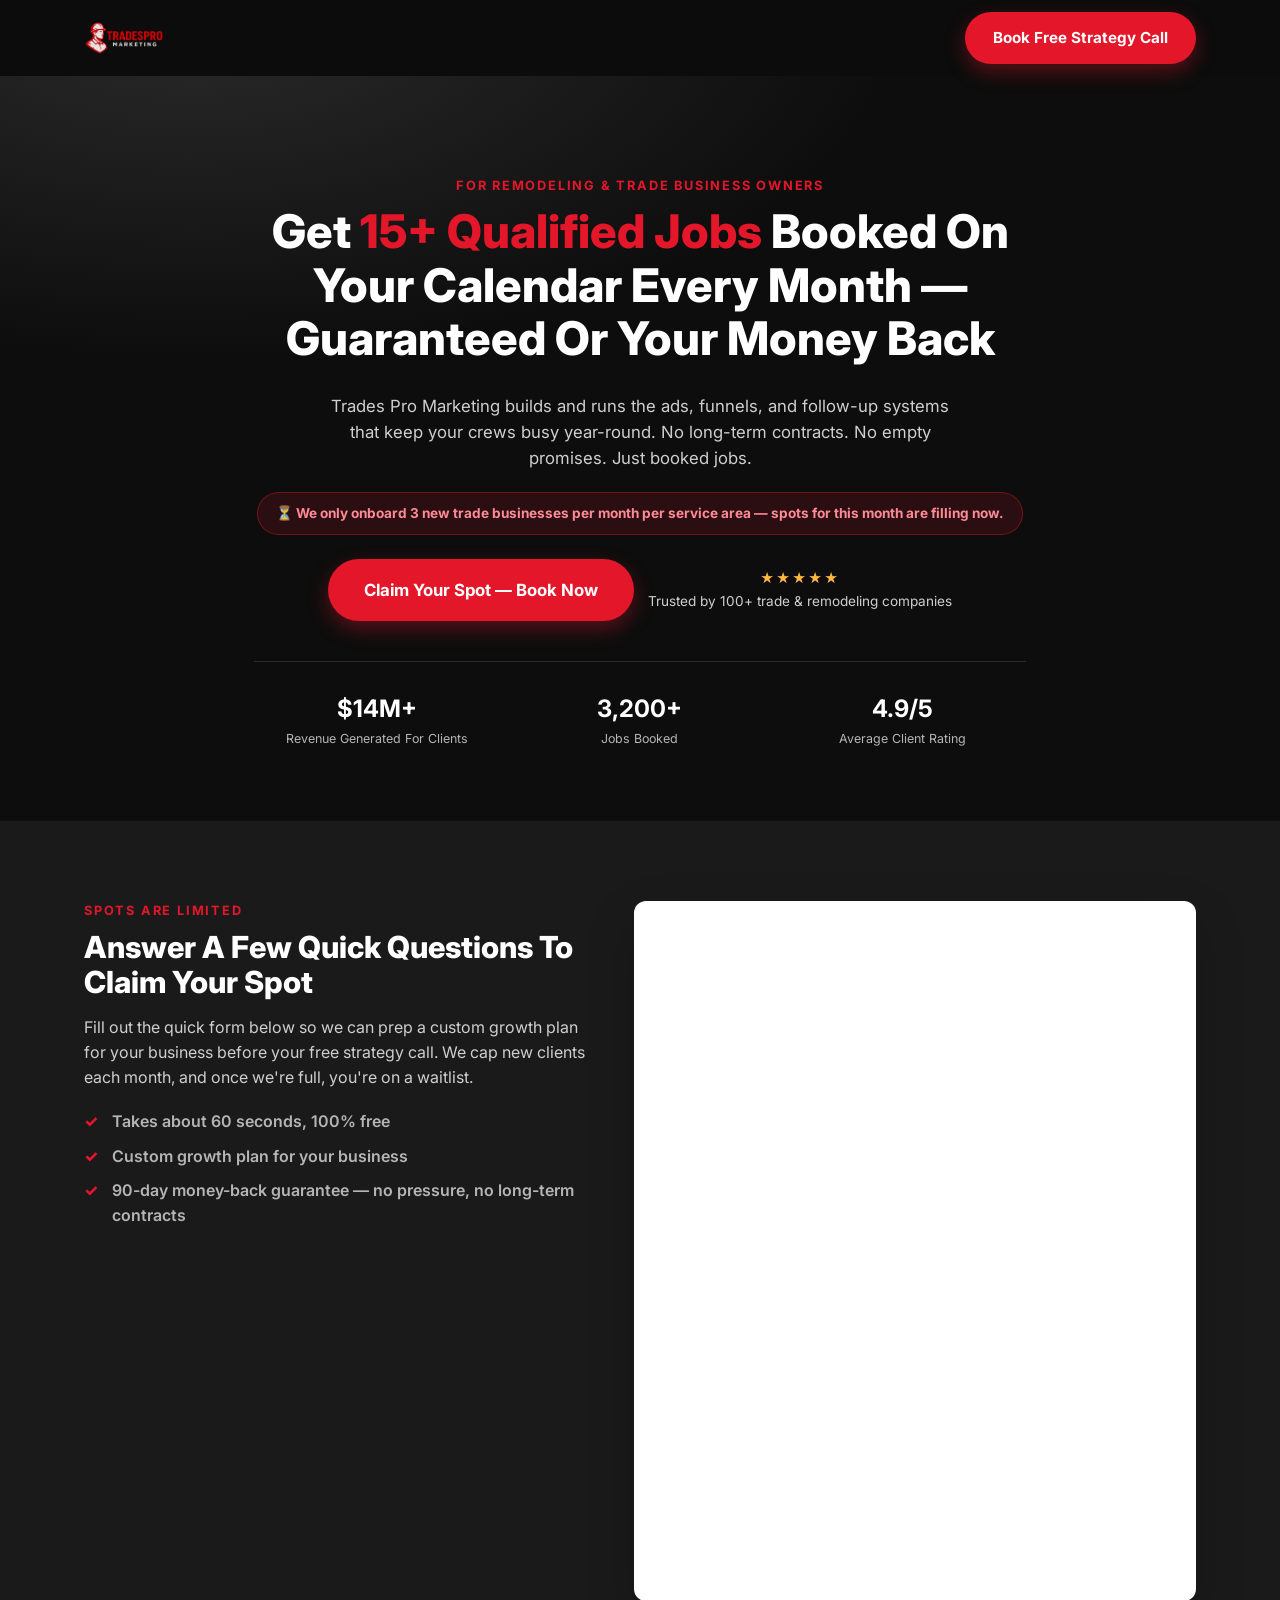
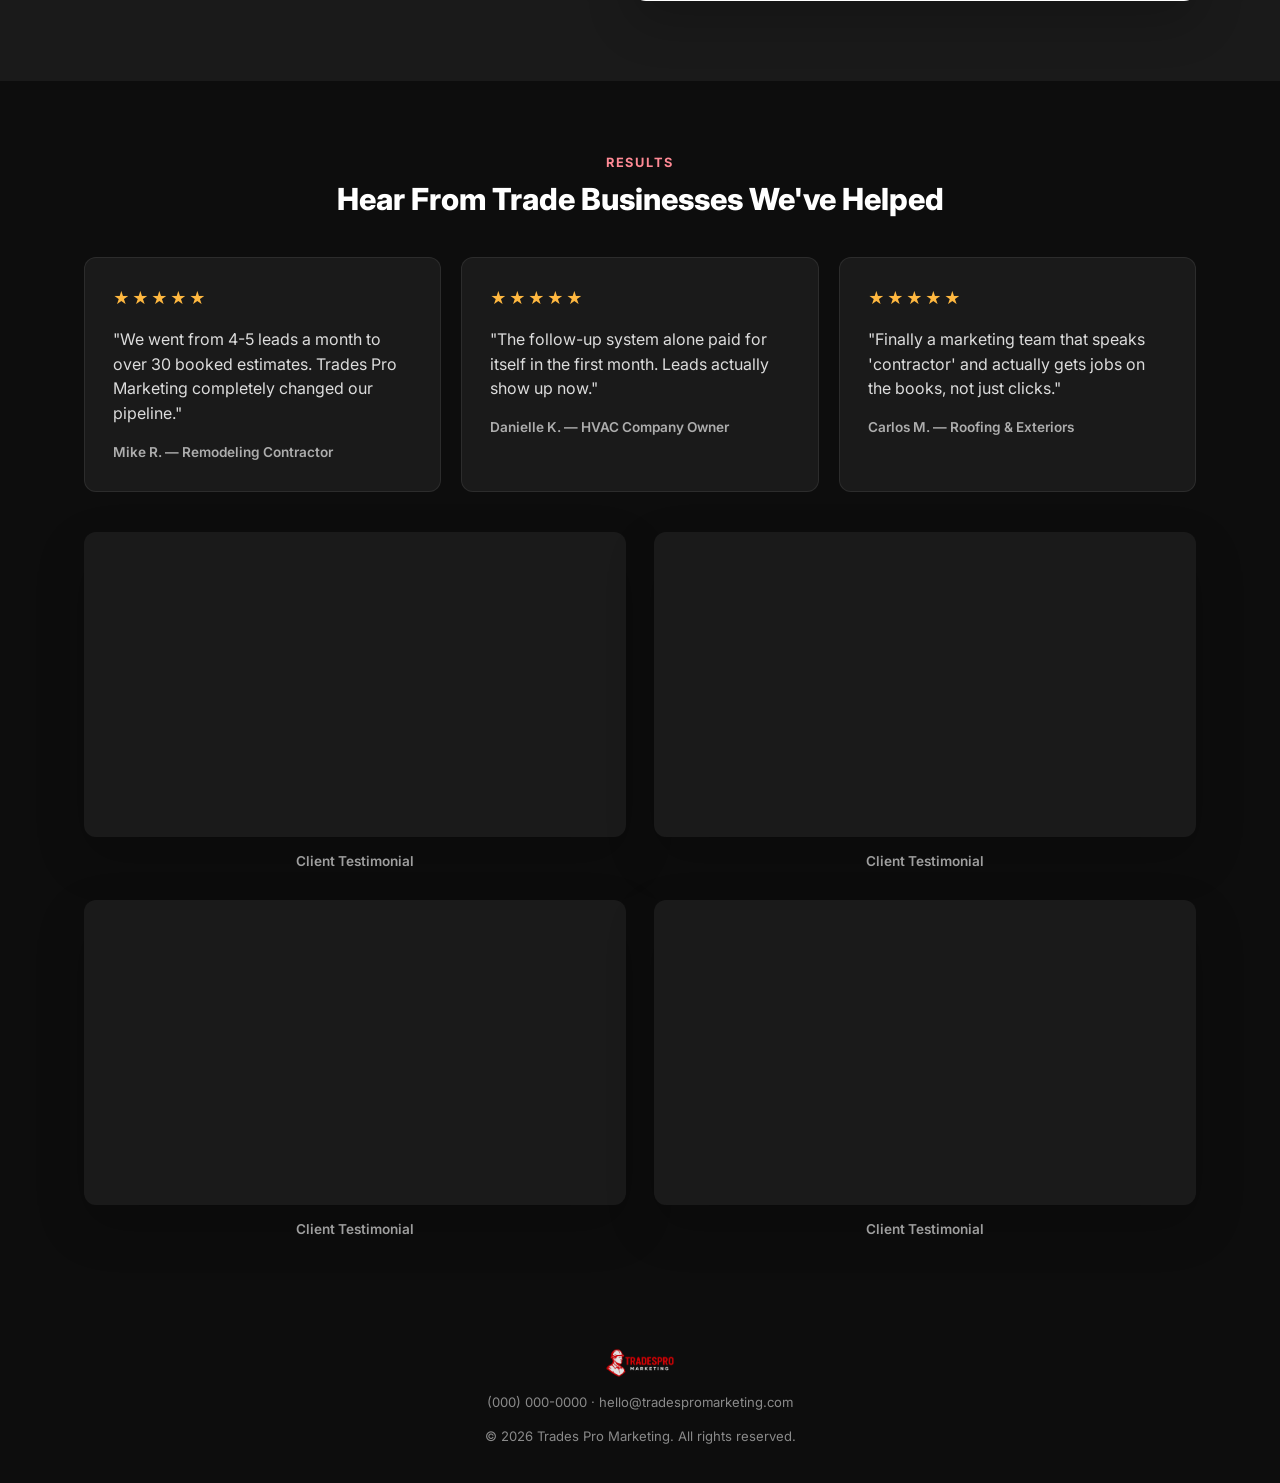
<file: index.html>
<!doctype html>
<html lang="en">
<head>
<meta charset="UTF-8">
<meta name="viewport" content="width=device-width, initial-scale=1.0">
<title>Trades Pro Marketing | Get More Booked Jobs For Your Trade Business</title>
<meta name="description" content="Trades Pro Marketing helps remodeling, HVAC, roofing, plumbing and electrical companies book more qualified jobs every month. Book your free strategy call today.">
<link rel="icon" href="assets/img/logo.png">
<link rel="preconnect" href="https://fonts.googleapis.com">
<link href="https://fonts.googleapis.com/css2?family=Inter:wght@400;500;600;700;800&display=swap" rel="stylesheet">
<link rel="stylesheet" href="css/styles.css">
</head>
<body>

<!-- ============ HEADER ============ -->
<header class="site-header" id="siteHeader">
  <div class="container header-inner">
    <a href="#top" class="brand">
      <img src="assets/img/logo-white.png" alt="Trades Pro Marketing" class="brand-logo" id="brandLogo">
    </a>
    <a href="#survey" class="btn btn-primary btn-header">Book Free Strategy Call</a>
  </div>
</header>

<!-- ============ HERO / OFFER ============ -->
<section class="hero" id="top">
  <div class="container hero-inner">
    <p class="eyebrow">FOR REMODELING &amp; TRADE BUSINESS OWNERS</p>
    <h1>Get <span class="accent">15+ Qualified Jobs</span> Booked On Your Calendar Every Month — Guaranteed Or Your Money Back</h1>
    <p class="hero-sub">Trades Pro Marketing builds and runs the ads, funnels, and follow-up systems that keep your crews busy year-round. No long-term contracts. No empty promises. Just booked jobs.</p>
    <div class="urgency-flag">⏳ We only onboard 3 new trade businesses per month per service area — spots for this month are filling now.</div>
    <div class="hero-cta-row">
      <a href="#survey" class="btn btn-primary btn-lg">Claim Your Spot — Book Now</a>
      <div class="hero-cta-note">
        <span class="stars">★★★★★</span>
        <span>Trusted by 100+ trade &amp; remodeling companies</span>
      </div>
    </div>
    <div class="hero-trust">
      <div class="trust-stat"><strong>$14M+</strong><span>Revenue Generated For Clients</span></div>
      <div class="trust-stat"><strong>3,200+</strong><span>Jobs Booked</span></div>
      <div class="trust-stat"><strong>4.9/5</strong><span>Average Client Rating</span></div>
    </div>
  </div>
</section>

<!-- ============ SURVEY ============ -->
<section class="booking" id="survey">
  <div class="container booking-inner">
    <div class="booking-copy">
      <p class="eyebrow">SPOTS ARE LIMITED</p>
      <h2>Answer A Few Quick Questions To Claim Your Spot</h2>
      <p>Fill out the quick form below so we can prep a custom growth plan for your business before your free strategy call. We cap new clients each month, and once we're full, you're on a waitlist.</p>
      <ul class="booking-list">
        <li>Takes about 60 seconds, 100% free</li>
        <li>Custom growth plan for your business</li>
        <li>90-day money-back guarantee — no pressure, no long-term contracts</li>
      </ul>
    </div>
    <div class="booking-widget">
      <iframe
        src="https://api.leadconnectorhq.com/widget/survey/tun1SD6PHfLc4ovBnPAc"
        style="border:none;width:100%;height:100%;min-height:700px;"
        scrolling="no"
        id="tun1SD6PHfLc4ovBnPAc"
        title="survey"></iframe>
    </div>
  </div>
</section>

<!-- ============ TESTIMONIALS ============ -->
<section class="video-testimonials" id="testimonials">
  <div class="container">
    <p class="eyebrow center light">RESULTS</p>
    <h2 class="center light">Hear From Trade Businesses We've Helped</h2>
    <div class="results-grid">
      <div class="testimonial-card">
        <p class="stars">★★★★★</p>
        <p class="testimonial-quote">"We went from 4-5 leads a month to over 30 booked estimates. Trades Pro Marketing completely changed our pipeline."</p>
        <p class="testimonial-name">Mike R. — Remodeling Contractor</p>
      </div>
      <div class="testimonial-card">
        <p class="stars">★★★★★</p>
        <p class="testimonial-quote">"The follow-up system alone paid for itself in the first month. Leads actually show up now."</p>
        <p class="testimonial-name">Danielle K. — HVAC Company Owner</p>
      </div>
      <div class="testimonial-card">
        <p class="stars">★★★★★</p>
        <p class="testimonial-quote">"Finally a marketing team that speaks 'contractor' and actually gets jobs on the books, not just clicks."</p>
        <p class="testimonial-name">Carlos M. — Roofing &amp; Exteriors</p>
      </div>
    </div>
    <div class="video-testimonials-grid">
      <div class="video-testimonial-card">
        <div class="video-embed">
          <iframe src="https://www.loom.com/embed/7b9d0e62877049aaaf5a6430869d6ccc" allow="autoplay; fullscreen" allowfullscreen title="Client testimonial 1"></iframe>
        </div>
        <p class="testimonial-name">Client Testimonial</p>
      </div>
      <div class="video-testimonial-card">
        <div class="video-embed">
          <iframe src="https://www.loom.com/embed/924ecc79d4954b419c20185c8637b22e" allow="autoplay; fullscreen" allowfullscreen title="Client testimonial 2"></iframe>
        </div>
        <p class="testimonial-name">Client Testimonial</p>
      </div>
      <div class="video-testimonial-card">
        <div class="video-embed">
          <iframe src="https://www.loom.com/embed/4227c7f406a943a18d7a30c136002946" allow="autoplay; fullscreen" allowfullscreen title="Client testimonial 3"></iframe>
        </div>
        <p class="testimonial-name">Client Testimonial</p>
      </div>
      <div class="video-testimonial-card">
        <div class="video-embed">
          <iframe src="https://www.loom.com/embed/76eda96cc26a411a8e358219e3bd89df" allow="autoplay; fullscreen" allowfullscreen title="Client testimonial 4"></iframe>
        </div>
        <p class="testimonial-name">Client Testimonial</p>
      </div>
    </div>
  </div>
</section>

<!-- ============ SIMPLE FOOTER ============ -->
<footer class="site-footer ty-footer">
  <div class="container ty-footer-inner">
    <img src="assets/img/logo-white.png" alt="Trades Pro Marketing" class="brand-logo">
    <p>
      <a href="tel:+10000000000">(000) 000-0000</a> &middot;
      <a href="mailto:hello@tradespromarketing.com">hello@tradespromarketing.com</a>
    </p>
    <p>&copy; <span id="year"></span> Trades Pro Marketing. All rights reserved.</p>
  </div>
</footer>

<a href="#survey" class="sticky-cta">Book Free Strategy Call</a>

<script src="https://link.msgsndr.com/js/form_embed.js"></script>
<script src="js/main.js"></script>
</body>
</html>
</file>
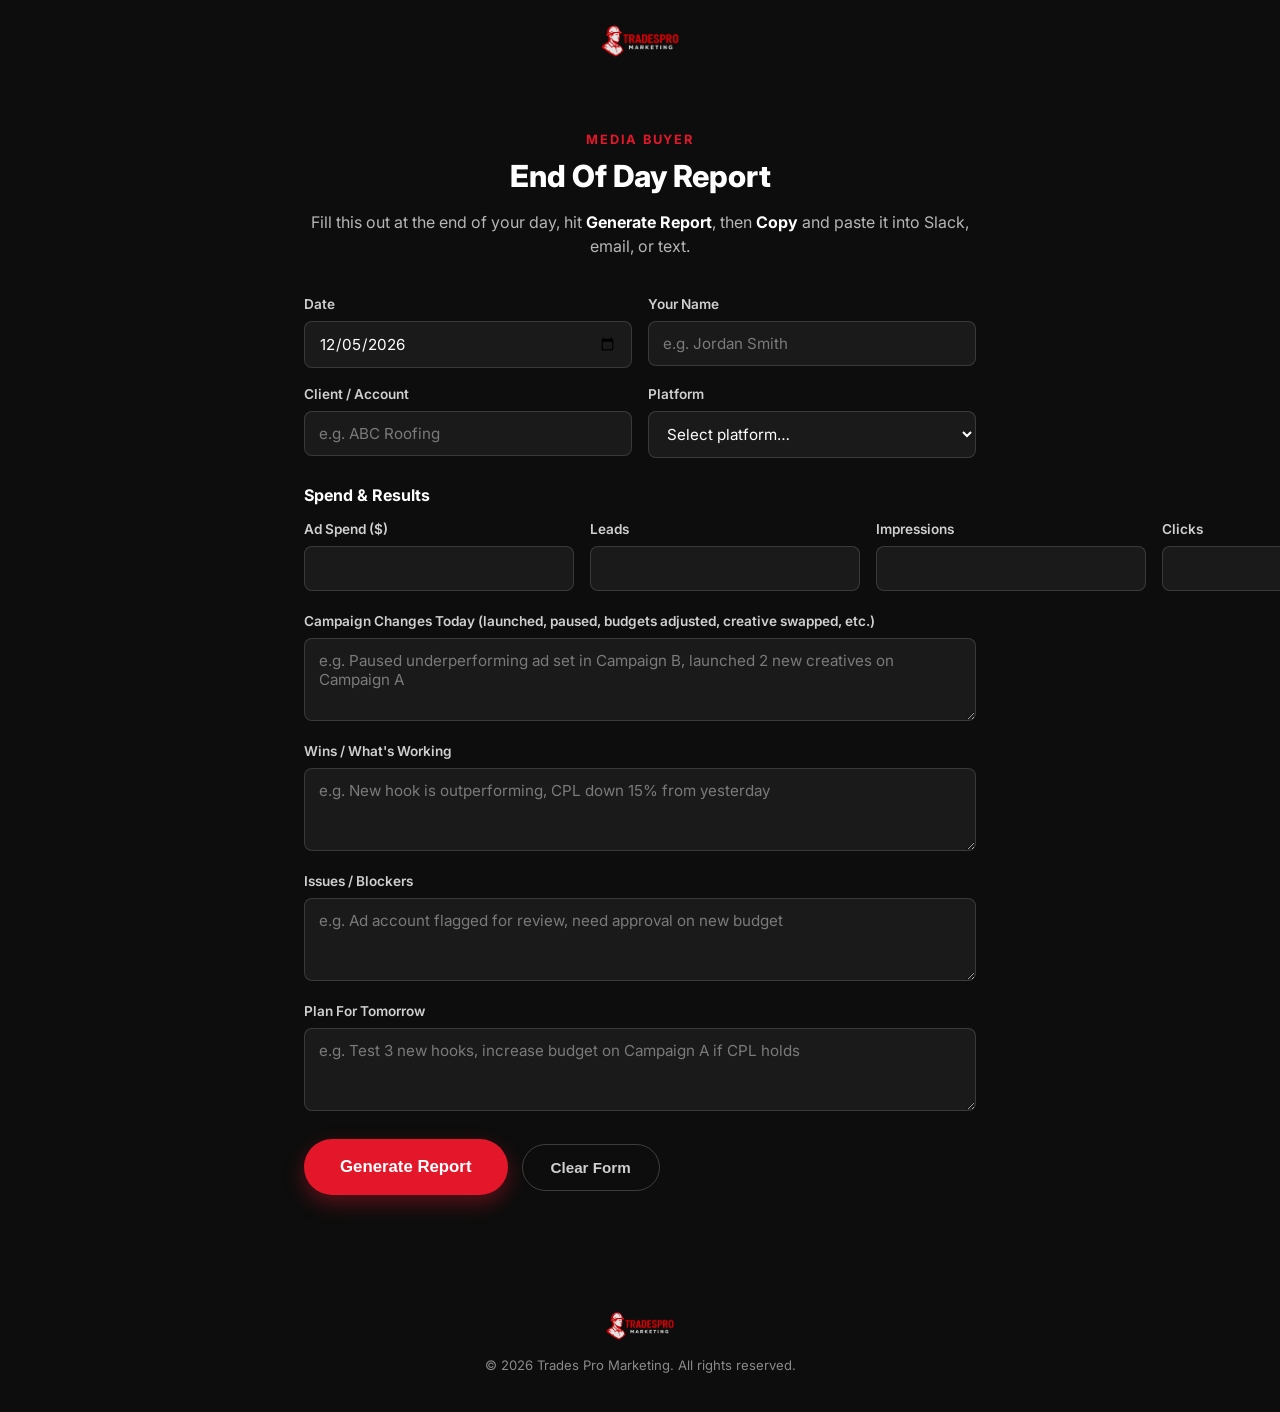
<file: eod-report.html>
<!doctype html>
<html lang="en">
<head>
<meta charset="UTF-8">
<meta name="viewport" content="width=device-width, initial-scale=1.0">
<title>EOD Report | Trades Pro Marketing</title>
<meta name="robots" content="noindex, nofollow">
<link rel="icon" href="assets/img/logo.png">
<link rel="preconnect" href="https://fonts.googleapis.com">
<link href="https://fonts.googleapis.com/css2?family=Inter:wght@400;500;600;700;800&display=swap" rel="stylesheet">
<link rel="stylesheet" href="css/styles.css">
</head>
<body>

<!-- ============ SIMPLE HEADER ============ -->
<header class="ty-header">
  <div class="container">
    <img src="assets/img/logo-white.png" alt="Trades Pro Marketing" class="brand-logo">
  </div>
</header>

<!-- ============ EOD REPORT FORM ============ -->
<section class="eod-section">
  <div class="container eod-inner">
    <p class="eyebrow center">MEDIA BUYER</p>
    <h1 class="center">End Of Day Report</h1>
    <p class="eod-intro center">Fill this out at the end of your day, hit <strong>Generate Report</strong>, then <strong>Copy</strong> and paste it into Slack, email, or text.</p>

    <form id="eodForm" class="eod-form">
      <div class="eod-grid">
        <div class="eod-field">
          <label for="reportDate">Date</label>
          <input type="date" id="reportDate" name="reportDate" required>
        </div>
        <div class="eod-field">
          <label for="buyerName">Your Name</label>
          <input type="text" id="buyerName" name="buyerName" placeholder="e.g. Jordan Smith" required>
        </div>
        <div class="eod-field">
          <label for="clientName">Client / Account</label>
          <input type="text" id="clientName" name="clientName" placeholder="e.g. ABC Roofing">
        </div>
        <div class="eod-field">
          <label for="platform">Platform</label>
          <select id="platform" name="platform">
            <option value="">Select platform…</option>
            <option>Meta Ads</option>
            <option>Google Ads</option>
            <option>TikTok Ads</option>
            <option>LinkedIn Ads</option>
            <option>Other</option>
          </select>
        </div>
      </div>

      <h3 class="eod-subhead">Spend &amp; Results</h3>
      <div class="eod-grid eod-grid-4">
        <div class="eod-field">
          <label for="adSpend">Ad Spend ($)</label>
          <input type="number" id="adSpend" name="adSpend" min="0" step="0.01" inputmode="decimal">
        </div>
        <div class="eod-field">
          <label for="leads">Leads</label>
          <input type="number" id="leads" name="leads" min="0" step="1" inputmode="numeric">
        </div>
        <div class="eod-field">
          <label for="impressions">Impressions</label>
          <input type="number" id="impressions" name="impressions" min="0" step="1" inputmode="numeric">
        </div>
        <div class="eod-field">
          <label for="clicks">Clicks</label>
          <input type="number" id="clicks" name="clicks" min="0" step="1" inputmode="numeric">
        </div>
      </div>

      <div class="eod-field">
        <label for="campaignChanges">Campaign Changes Today (launched, paused, budgets adjusted, creative swapped, etc.)</label>
        <textarea id="campaignChanges" name="campaignChanges" rows="3" placeholder="e.g. Paused underperforming ad set in Campaign B, launched 2 new creatives on Campaign A"></textarea>
      </div>

      <div class="eod-field">
        <label for="wins">Wins / What's Working</label>
        <textarea id="wins" name="wins" rows="3" placeholder="e.g. New hook is outperforming, CPL down 15% from yesterday"></textarea>
      </div>

      <div class="eod-field">
        <label for="issues">Issues / Blockers</label>
        <textarea id="issues" name="issues" rows="3" placeholder="e.g. Ad account flagged for review, need approval on new budget"></textarea>
      </div>

      <div class="eod-field">
        <label for="planTomorrow">Plan For Tomorrow</label>
        <textarea id="planTomorrow" name="planTomorrow" rows="3" placeholder="e.g. Test 3 new hooks, increase budget on Campaign A if CPL holds"></textarea>
      </div>

      <div class="eod-actions">
        <button type="submit" class="btn btn-primary btn-lg">Generate Report</button>
        <button type="button" id="resetBtn" class="btn btn-ghost">Clear Form</button>
      </div>
    </form>

    <div id="eodOutput" class="eod-output" hidden>
      <div class="eod-output-head">
        <h3>Report Preview</h3>
        <button type="button" id="copyBtn" class="btn btn-primary">Copy Report</button>
      </div>
      <textarea id="reportText" class="eod-textarea" readonly></textarea>
      <p id="copyConfirm" class="eod-copy-confirm" hidden>Copied to clipboard ✓</p>
    </div>
  </div>
</section>

<!-- ============ SIMPLE FOOTER ============ -->
<footer class="site-footer ty-footer">
  <div class="container ty-footer-inner">
    <img src="assets/img/logo-white.png" alt="Trades Pro Marketing" class="brand-logo">
    <p>&copy; <span id="year"></span> Trades Pro Marketing. All rights reserved.</p>
  </div>
</footer>

<script src="js/main.js"></script>
<script src="js/eod-report.js"></script>
</body>
</html>
</file>
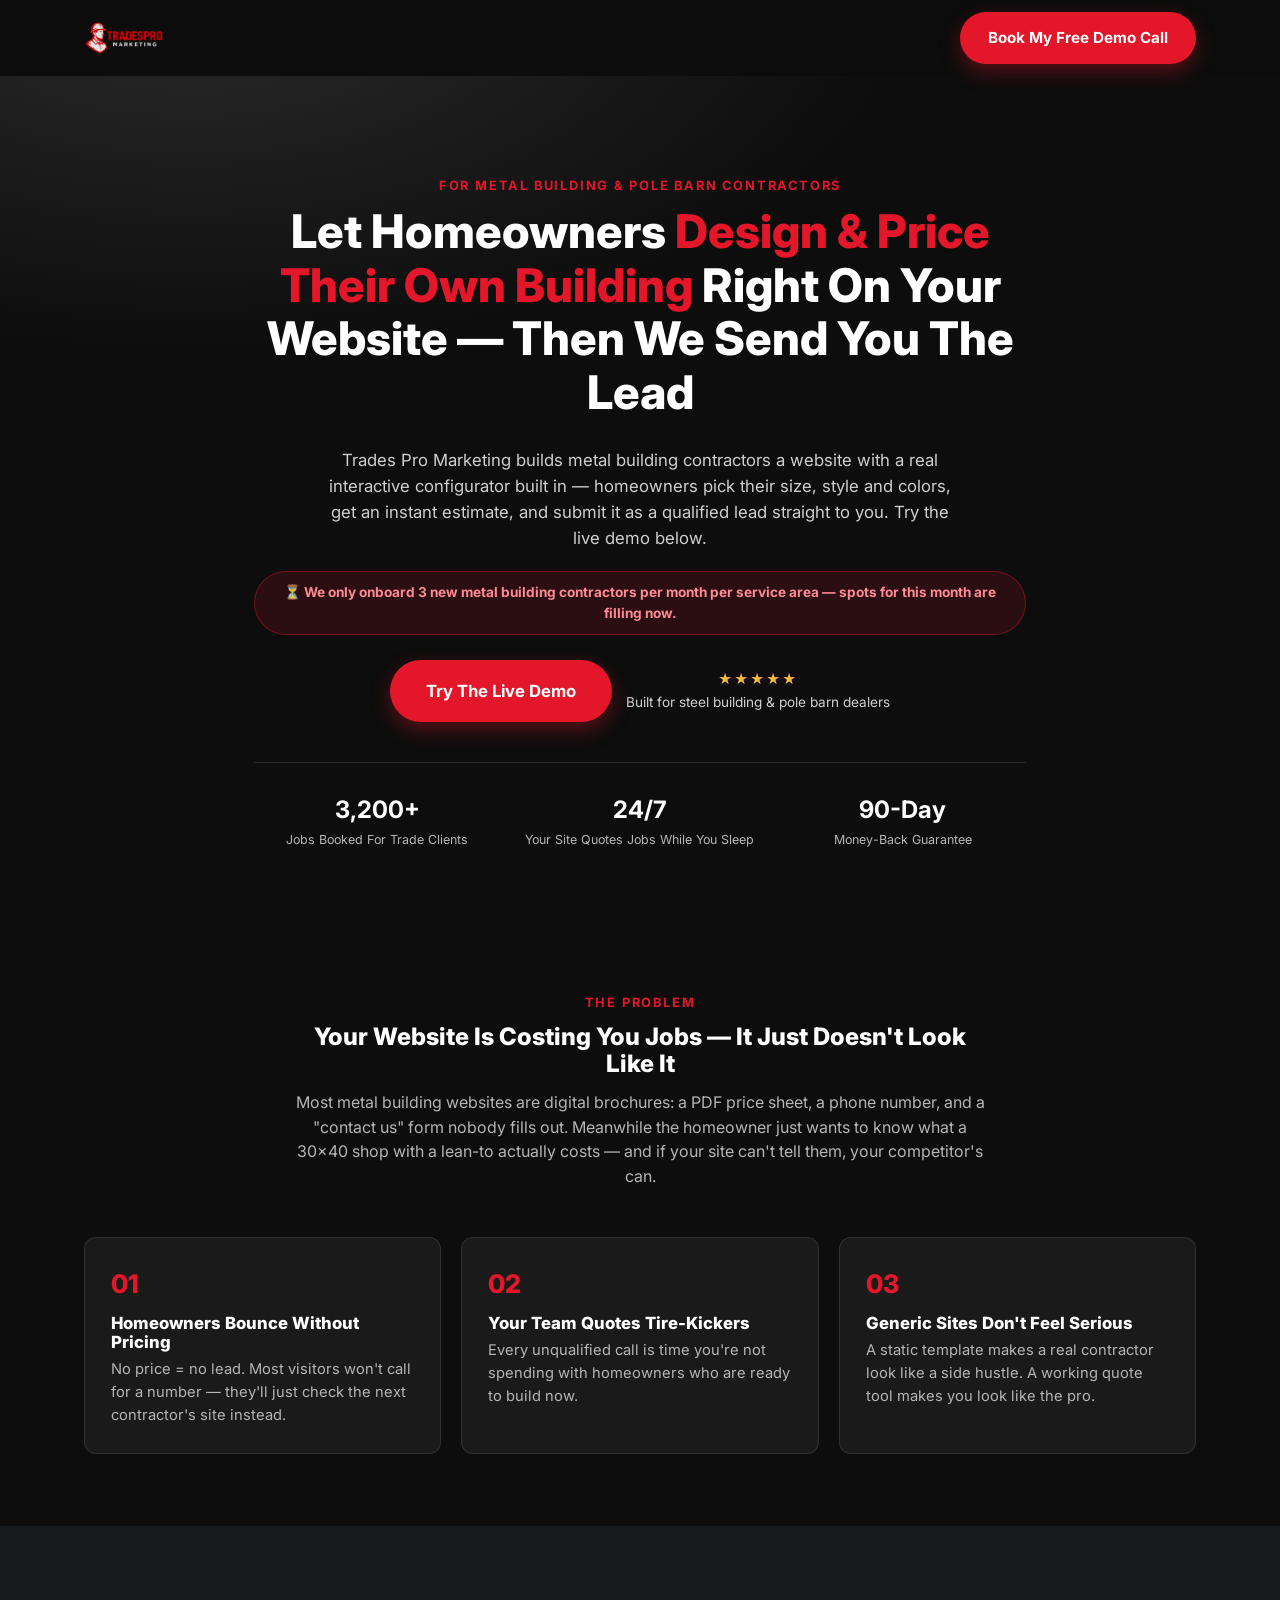
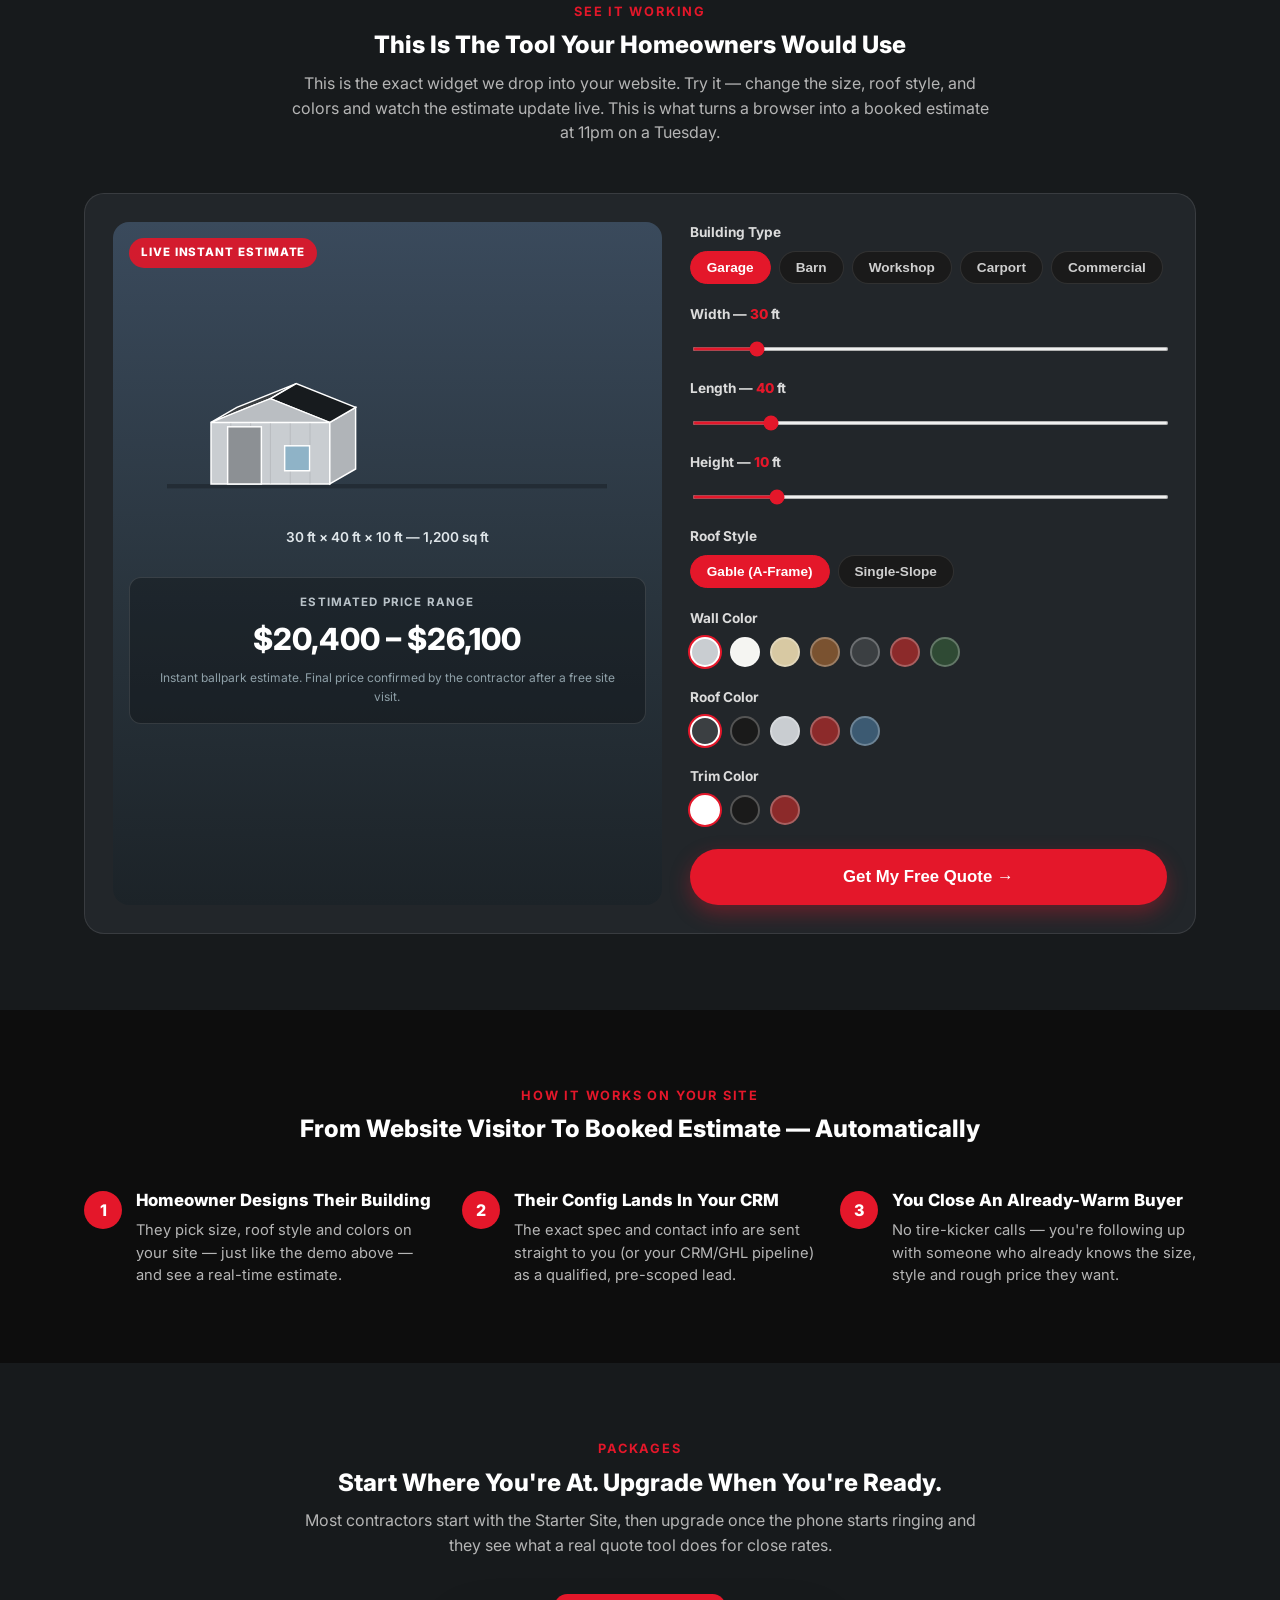
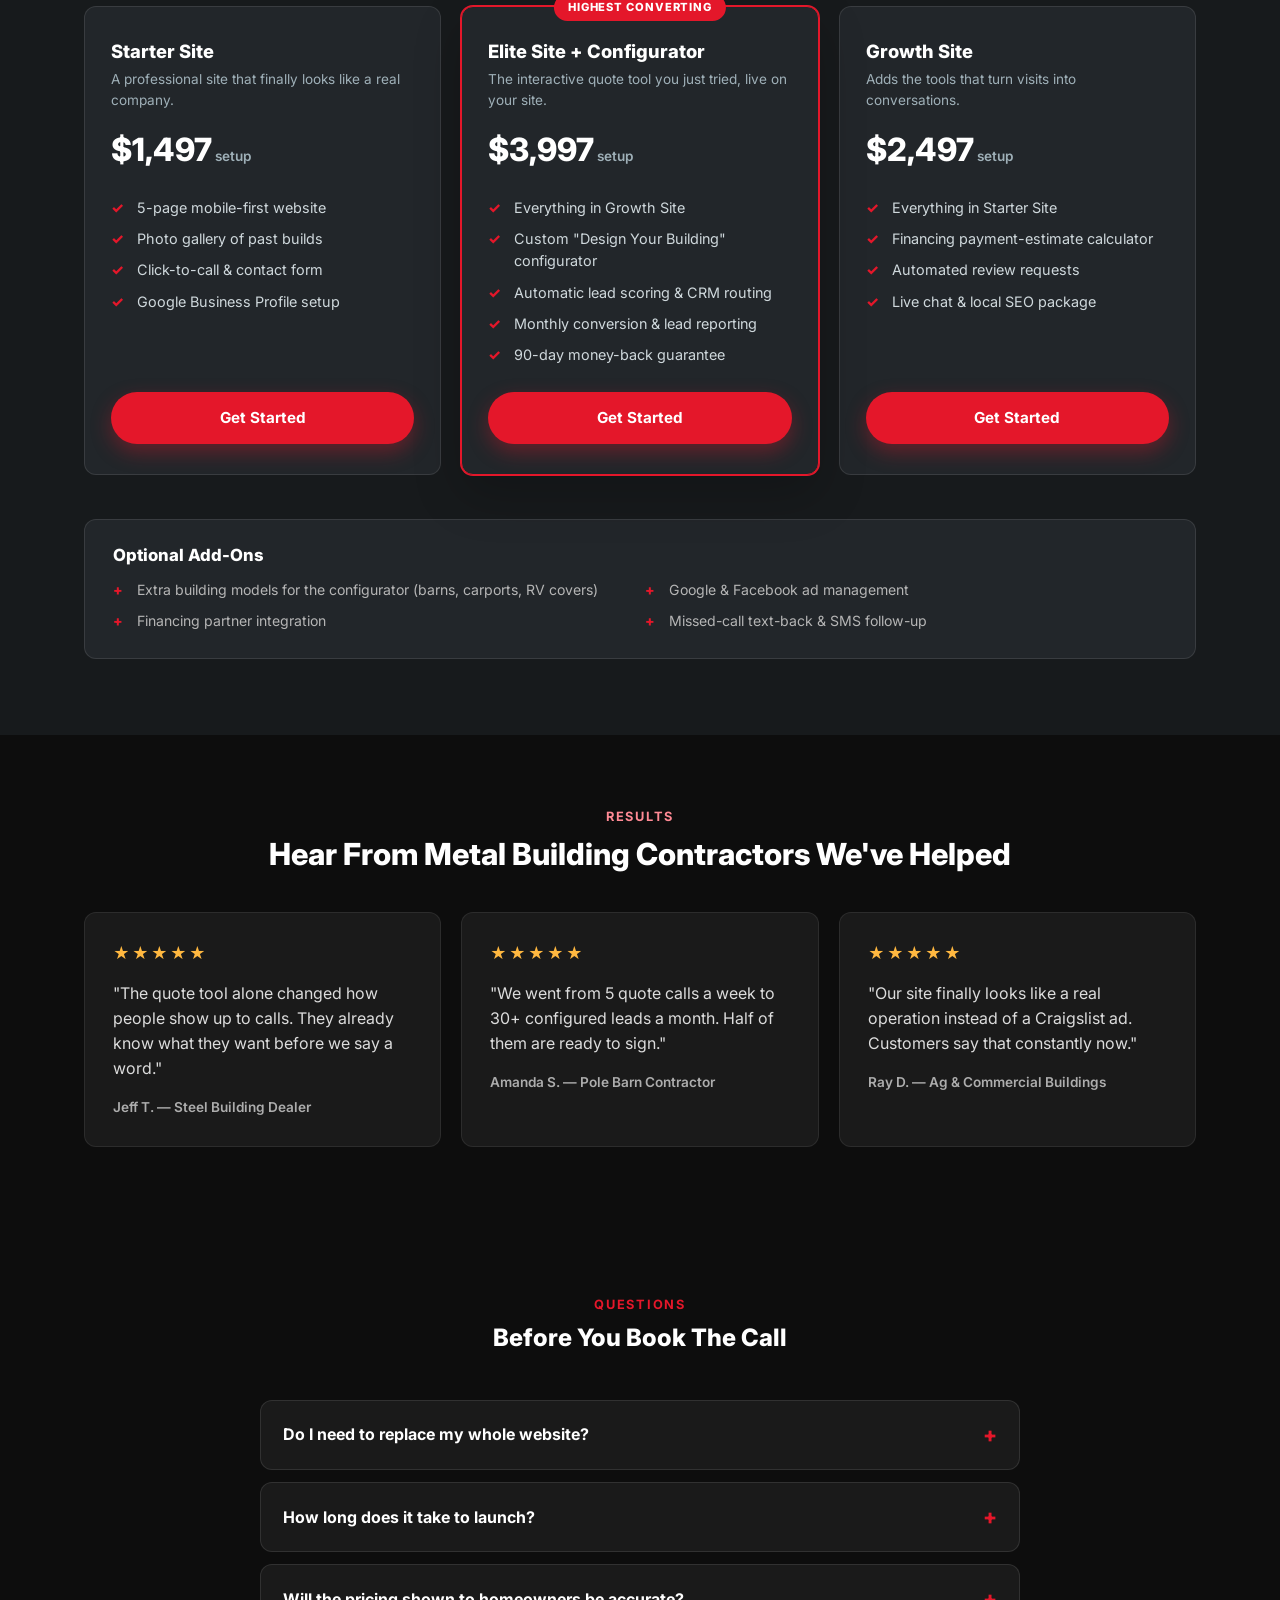
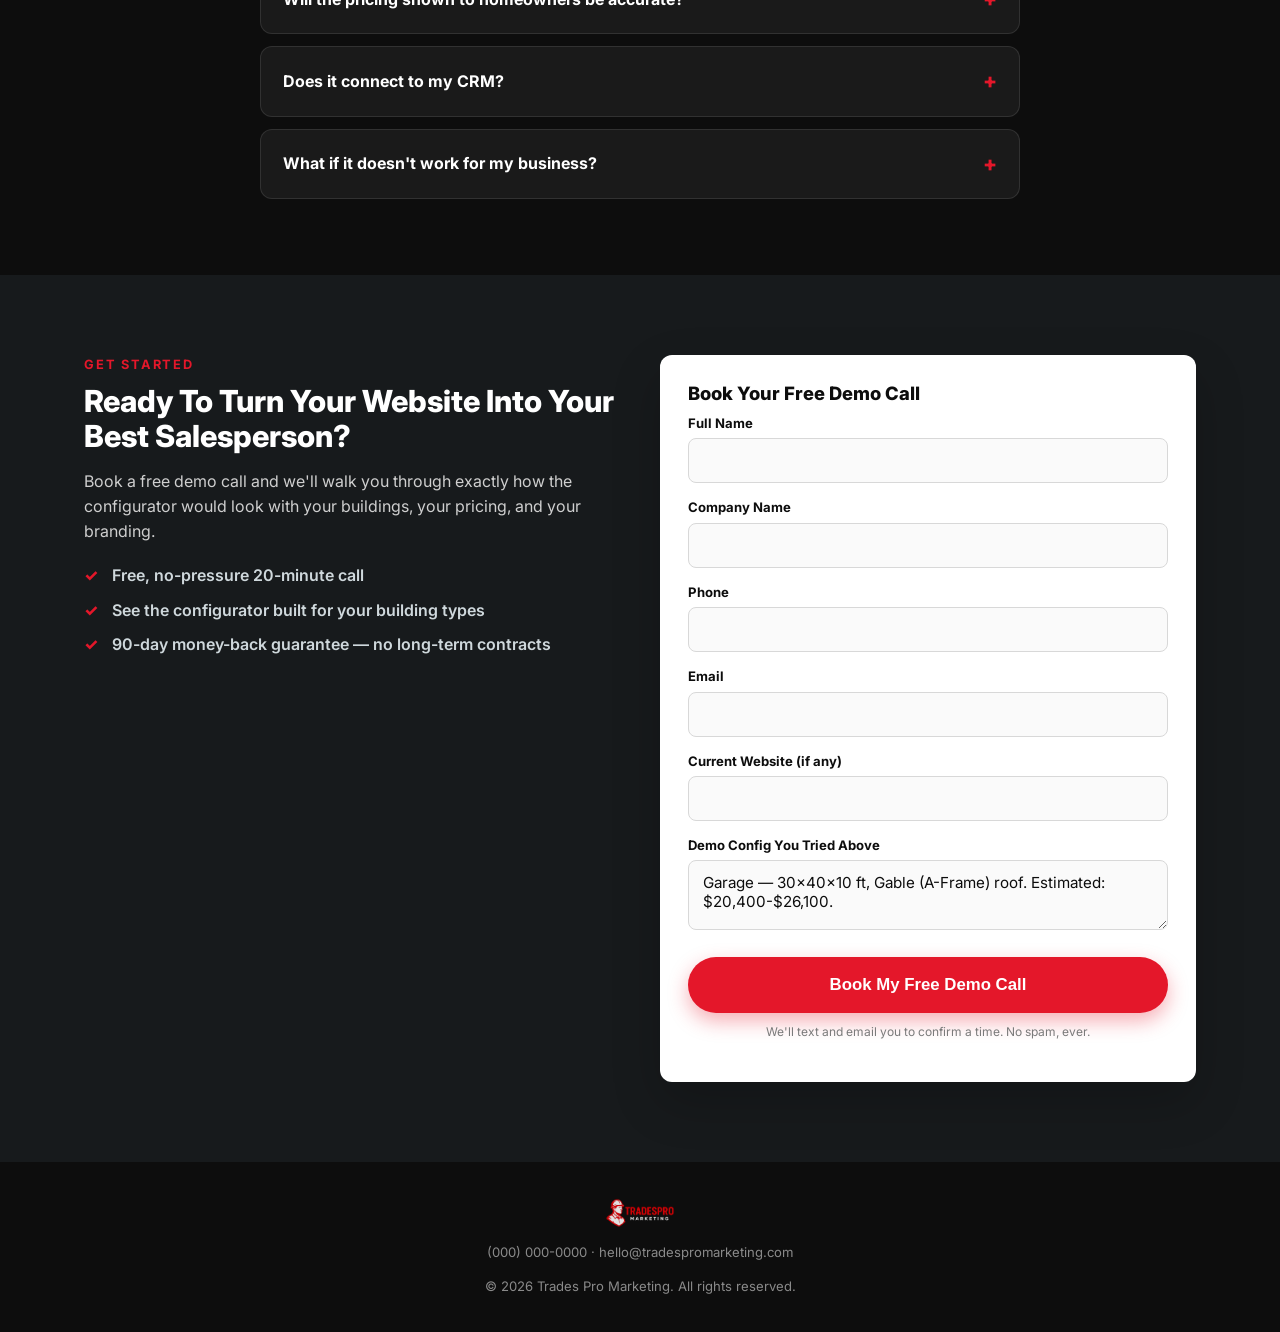
<file: metal-buildings.html>
<!doctype html>
<html lang="en">
<head>
<meta charset="UTF-8">
<meta name="viewport" content="width=device-width, initial-scale=1.0">
<title>Metal Building Contractor Websites With A Live Quote Tool | Trades Pro Marketing</title>
<meta name="description" content="Done-for-you websites for metal building contractors — with a built-in tool that lets homeowners design and price their own building, then sends you the lead. See it live below.">
<link rel="icon" href="assets/img/logo.png">
<link rel="preconnect" href="https://fonts.googleapis.com">
<link href="https://fonts.googleapis.com/css2?family=Inter:wght@400;500;600;700;800&display=swap" rel="stylesheet">
<link rel="stylesheet" href="css/styles.css">
<link rel="stylesheet" href="css/metal-buildings.css">
</head>
<body>

<!-- ============ HEADER ============ -->
<header class="site-header" id="siteHeader">
  <div class="container header-inner">
    <a href="#top" class="brand">
      <img src="assets/img/logo-white.png" alt="Trades Pro Marketing" class="brand-logo">
    </a>
    <a href="#get-started" class="btn btn-primary btn-header">Book My Free Demo Call</a>
  </div>
</header>

<!-- ============ HERO ============ -->
<section class="hero" id="top">
  <div class="container hero-inner">
    <p class="eyebrow">FOR METAL BUILDING &amp; POLE BARN CONTRACTORS</p>
    <h1>Let Homeowners <span class="accent">Design &amp; Price Their Own Building</span> Right On Your Website — Then We Send You The Lead</h1>
    <p class="hero-sub">Trades Pro Marketing builds metal building contractors a website with a real interactive configurator built in — homeowners pick their size, style and colors, get an instant estimate, and submit it as a qualified lead straight to you. Try the live demo below.</p>
    <div class="urgency-flag">⏳ We only onboard 3 new metal building contractors per month per service area — spots for this month are filling now.</div>
    <div class="hero-cta-row">
      <a href="#demo" class="btn btn-primary btn-lg">Try The Live Demo</a>
      <div class="hero-cta-note">
        <span class="stars">★★★★★</span>
        <span>Built for steel building &amp; pole barn dealers</span>
      </div>
    </div>
    <div class="hero-trust">
      <div class="trust-stat"><strong>3,200+</strong><span>Jobs Booked For Trade Clients</span></div>
      <div class="trust-stat"><strong>24/7</strong><span>Your Site Quotes Jobs While You Sleep</span></div>
      <div class="trust-stat"><strong>90-Day</strong><span>Money-Back Guarantee</span></div>
    </div>
  </div>
</section>

<!-- ============ PROBLEM ============ -->
<section class="problem">
  <div class="container">
    <div class="section-head">
      <p class="eyebrow center">THE PROBLEM</p>
      <h2 class="center">Your Website Is Costing You Jobs — It Just Doesn't Look Like It</h2>
      <p>Most metal building websites are digital brochures: a PDF price sheet, a phone number, and a "contact us" form nobody fills out. Meanwhile the homeowner just wants to know what a 30x40 shop with a lean-to actually costs — and if your site can't tell them, your competitor's can.</p>
    </div>
    <div class="problem-grid">
      <div class="problem-card">
        <span class="mark">01</span>
        <h3>Homeowners Bounce Without Pricing</h3>
        <p>No price = no lead. Most visitors won't call for a number — they'll just check the next contractor's site instead.</p>
      </div>
      <div class="problem-card">
        <span class="mark">02</span>
        <h3>Your Team Quotes Tire-Kickers</h3>
        <p>Every unqualified call is time you're not spending with homeowners who are ready to build now.</p>
      </div>
      <div class="problem-card">
        <span class="mark">03</span>
        <h3>Generic Sites Don't Feel Serious</h3>
        <p>A static template makes a real contractor look like a side hustle. A working quote tool makes you look like the pro.</p>
      </div>
    </div>
  </div>
</section>

<!-- ============ LIVE DEMO / CONFIGURATOR ============ -->
<section class="configurator" id="demo">
  <div class="container">
    <div class="section-head">
      <p class="eyebrow center">SEE IT WORKING</p>
      <h2 class="center">This Is The Tool Your Homeowners Would Use</h2>
      <p>This is the exact widget we drop into your website. Try it — change the size, roof style, and colors and watch the estimate update live. This is what turns a browser into a booked estimate at 11pm on a Tuesday.</p>
    </div>

    <div class="configurator-shell">
      <div class="configurator-preview">
        <span class="configurator-badge">Live Instant Estimate</span>
        <svg id="buildingSvg" viewBox="0 0 600 380" xmlns="http://www.w3.org/2000/svg" role="img" aria-label="Preview of the configured metal building"></svg>
        <p class="dims-readout" id="dimsReadout"></p>
        <div class="price-display">
          <span class="price-label">Estimated Price Range</span>
          <span class="price-value" id="priceValue"></span>
          <span class="price-note">Instant ballpark estimate. Final price confirmed by the contractor after a free site visit.</span>
        </div>
      </div>

      <div class="configurator-controls">
        <div class="control-group">
          <label class="group-label">Building Type</label>
          <div class="pill-group">
            <button type="button" class="pill" data-type="garage" aria-pressed="true">Garage</button>
            <button type="button" class="pill" data-type="barn" aria-pressed="false">Barn</button>
            <button type="button" class="pill" data-type="workshop" aria-pressed="false">Workshop</button>
            <button type="button" class="pill" data-type="carport" aria-pressed="false">Carport</button>
            <button type="button" class="pill" data-type="commercial" aria-pressed="false">Commercial</button>
          </div>
        </div>

        <div class="control-group">
          <label class="group-label" for="widthRange">Width — <span class="readout" id="widthOut">30</span> ft</label>
          <input type="range" id="widthRange" min="20" max="100" step="2" value="30">
        </div>
        <div class="control-group">
          <label class="group-label" for="lengthRange">Length — <span class="readout" id="lengthOut">40</span> ft</label>
          <input type="range" id="lengthRange" min="20" max="150" step="2" value="40">
        </div>
        <div class="control-group">
          <label class="group-label" for="heightRange">Height — <span class="readout" id="heightOut">10</span> ft</label>
          <input type="range" id="heightRange" min="8" max="20" step="1" value="10">
        </div>

        <div class="control-group">
          <label class="group-label">Roof Style</label>
          <div class="pill-group">
            <button type="button" class="pill" data-roof="gable" aria-pressed="true">Gable (A-Frame)</button>
            <button type="button" class="pill" data-roof="slope" aria-pressed="false">Single-Slope</button>
          </div>
        </div>

        <div class="control-group">
          <label class="group-label">Wall Color</label>
          <div class="swatch-group">
            <button type="button" class="swatch" data-wall="#c9cdd1" style="background:#c9cdd1" aria-pressed="true" aria-label="Galvalume"></button>
            <button type="button" class="swatch" data-wall="#f5f5f2" style="background:#f5f5f2" aria-pressed="false" aria-label="White"></button>
            <button type="button" class="swatch" data-wall="#d8c9a3" style="background:#d8c9a3" aria-pressed="false" aria-label="Light Stone"></button>
            <button type="button" class="swatch" data-wall="#7a5230" style="background:#7a5230" aria-pressed="false" aria-label="Clay Brown"></button>
            <button type="button" class="swatch" data-wall="#3b3f42" style="background:#3b3f42" aria-pressed="false" aria-label="Charcoal"></button>
            <button type="button" class="swatch" data-wall="#8c2a2a" style="background:#8c2a2a" aria-pressed="false" aria-label="Barn Red"></button>
            <button type="button" class="swatch" data-wall="#2f4a34" style="background:#2f4a34" aria-pressed="false" aria-label="Forest Green"></button>
          </div>
        </div>

        <div class="control-group">
          <label class="group-label">Roof Color</label>
          <div class="swatch-group">
            <button type="button" class="swatch" data-roofcolor="#3b3f42" style="background:#3b3f42" aria-pressed="true" aria-label="Charcoal"></button>
            <button type="button" class="swatch" data-roofcolor="#1a1a1a" style="background:#1a1a1a" aria-pressed="false" aria-label="Black"></button>
            <button type="button" class="swatch" data-roofcolor="#c9cdd1" style="background:#c9cdd1" aria-pressed="false" aria-label="Galvalume"></button>
            <button type="button" class="swatch" data-roofcolor="#8c2a2a" style="background:#8c2a2a" aria-pressed="false" aria-label="Barn Red"></button>
            <button type="button" class="swatch" data-roofcolor="#3c5a72" style="background:#3c5a72" aria-pressed="false" aria-label="Slate Blue"></button>
          </div>
        </div>

        <div class="control-group">
          <label class="group-label">Trim Color</label>
          <div class="swatch-group">
            <button type="button" class="swatch" data-trim="#ffffff" style="background:#ffffff" aria-pressed="true" aria-label="White"></button>
            <button type="button" class="swatch" data-trim="#1a1a1a" style="background:#1a1a1a" aria-pressed="false" aria-label="Black"></button>
            <button type="button" class="swatch" data-trim="#8c2a2a" style="background:#8c2a2a" aria-pressed="false" aria-label="Barn Red"></button>
          </div>
        </div>

        <button type="button" id="getQuoteBtn" class="btn btn-primary btn-lg">Get My Free Quote →</button>
      </div>
    </div>
  </div>
</section>

<!-- ============ HOW IT WORKS ============ -->
<section class="how">
  <div class="container">
    <div class="section-head">
      <p class="eyebrow center">HOW IT WORKS ON YOUR SITE</p>
      <h2 class="center">From Website Visitor To Booked Estimate — Automatically</h2>
    </div>
    <div class="steps-grid">
      <div class="step-card">
        <span class="step-number">1</span>
        <h3>Homeowner Designs Their Building</h3>
        <p>They pick size, roof style and colors on your site — just like the demo above — and see a real-time estimate.</p>
      </div>
      <div class="step-card">
        <span class="step-number">2</span>
        <h3>Their Config Lands In Your CRM</h3>
        <p>The exact spec and contact info are sent straight to you (or your CRM/GHL pipeline) as a qualified, pre-scoped lead.</p>
      </div>
      <div class="step-card">
        <span class="step-number">3</span>
        <h3>You Close An Already-Warm Buyer</h3>
        <p>No tire-kicker calls — you're following up with someone who already knows the size, style and rough price they want.</p>
      </div>
    </div>
  </div>
</section>

<!-- ============ PACKAGES / UPSELL ============ -->
<section class="packages">
  <div class="container">
    <div class="section-head">
      <p class="eyebrow center">PACKAGES</p>
      <h2 class="center">Start Where You're At. Upgrade When You're Ready.</h2>
      <p>Most contractors start with the Starter Site, then upgrade once the phone starts ringing and they see what a real quote tool does for close rates.</p>
    </div>
    <div class="packages-grid">
      <div class="package-card">
        <p class="package-name">Starter Site</p>
        <p class="package-tagline">A professional site that finally looks like a real company.</p>
        <p class="package-price">$1,497<span> setup</span></p>
        <ul class="package-list">
          <li>5-page mobile-first website</li>
          <li>Photo gallery of past builds</li>
          <li>Click-to-call &amp; contact form</li>
          <li>Google Business Profile setup</li>
        </ul>
        <a href="#get-started" class="btn btn-primary">Get Started</a>
      </div>
      <div class="package-card featured">
        <span class="package-flag">Highest Converting</span>
        <p class="package-name">Elite Site + Configurator</p>
        <p class="package-tagline">The interactive quote tool you just tried, live on your site.</p>
        <p class="package-price">$3,997<span> setup</span></p>
        <ul class="package-list">
          <li>Everything in Growth Site</li>
          <li>Custom "Design Your Building" configurator</li>
          <li>Automatic lead scoring &amp; CRM routing</li>
          <li>Monthly conversion &amp; lead reporting</li>
          <li>90-day money-back guarantee</li>
        </ul>
        <a href="#get-started" class="btn btn-primary">Get Started</a>
      </div>
      <div class="package-card">
        <p class="package-name">Growth Site</p>
        <p class="package-tagline">Adds the tools that turn visits into conversations.</p>
        <p class="package-price">$2,497<span> setup</span></p>
        <ul class="package-list">
          <li>Everything in Starter Site</li>
          <li>Financing payment-estimate calculator</li>
          <li>Automated review requests</li>
          <li>Live chat &amp; local SEO package</li>
        </ul>
        <a href="#get-started" class="btn btn-primary">Get Started</a>
      </div>
    </div>

    <div class="addons">
      <h3>Optional Add-Ons</h3>
      <ul class="addons-grid">
        <li>Extra building models for the configurator (barns, carports, RV covers)</li>
        <li>Google &amp; Facebook ad management</li>
        <li>Financing partner integration</li>
        <li>Missed-call text-back &amp; SMS follow-up</li>
      </ul>
    </div>
  </div>
</section>

<!-- ============ TESTIMONIALS ============ -->
<section class="video-testimonials" id="testimonials">
  <div class="container">
    <p class="eyebrow center light">RESULTS</p>
    <h2 class="center light">Hear From Metal Building Contractors We've Helped</h2>
    <div class="results-grid">
      <div class="testimonial-card">
        <p class="stars">★★★★★</p>
        <p class="testimonial-quote">"The quote tool alone changed how people show up to calls. They already know what they want before we say a word."</p>
        <p class="testimonial-name">Jeff T. — Steel Building Dealer</p>
      </div>
      <div class="testimonial-card">
        <p class="stars">★★★★★</p>
        <p class="testimonial-quote">"We went from 5 quote calls a week to 30+ configured leads a month. Half of them are ready to sign."</p>
        <p class="testimonial-name">Amanda S. — Pole Barn Contractor</p>
      </div>
      <div class="testimonial-card">
        <p class="stars">★★★★★</p>
        <p class="testimonial-quote">"Our site finally looks like a real operation instead of a Craigslist ad. Customers say that constantly now."</p>
        <p class="testimonial-name">Ray D. — Ag &amp; Commercial Buildings</p>
      </div>
    </div>
  </div>
</section>

<!-- ============ FAQ ============ -->
<section class="faq">
  <div class="container">
    <div class="section-head">
      <p class="eyebrow center">QUESTIONS</p>
      <h2 class="center">Before You Book The Call</h2>
    </div>
    <div class="faq-list">
      <details>
        <summary>Do I need to replace my whole website?</summary>
        <p>No. We can rebuild your site fully, or just embed the configurator into the site you already have — whatever gets it live fastest.</p>
      </details>
      <details>
        <summary>How long does it take to launch?</summary>
        <p>Most Starter and Growth sites launch in 2-3 weeks. The Elite configurator build typically takes 3-4 weeks once we have your pricing and building specs.</p>
      </details>
      <details>
        <summary>Will the pricing shown to homeowners be accurate?</summary>
        <p>You give us your real per-square-foot rates, height and roof-style adjustments up front — the tool always shows an estimate range built from your numbers, never a guess.</p>
      </details>
      <details>
        <summary>Does it connect to my CRM?</summary>
        <p>Yes — leads and their configured specs route into GoHighLevel, or most major CRMs, so nothing lands only in an inbox.</p>
      </details>
      <details>
        <summary>What if it doesn't work for my business?</summary>
        <p>Every package is backed by our 90-day money-back guarantee. No long-term contracts, no risk.</p>
      </details>
    </div>
  </div>
</section>

<!-- ============ FINAL CTA / LEAD FORM ============ -->
<section class="final-cta" id="get-started">
  <div class="container final-cta-inner">
    <div class="final-cta-copy">
      <p class="eyebrow">GET STARTED</p>
      <h2>Ready To Turn Your Website Into Your Best Salesperson?</h2>
      <p>Book a free demo call and we'll walk you through exactly how the configurator would look with your buildings, your pricing, and your branding.</p>
      <ul class="final-cta-list">
        <li>Free, no-pressure 20-minute call</li>
        <li>See the configurator built for your building types</li>
        <li>90-day money-back guarantee — no long-term contracts</li>
      </ul>
    </div>
    <form class="lead-form" id="leadForm">
      <h3>Book Your Free Demo Call</h3>
      <div class="form-row">
        <label for="leadName">Full Name</label>
        <input type="text" id="leadName" name="name" required>
      </div>
      <div class="form-row">
        <label for="leadCompany">Company Name</label>
        <input type="text" id="leadCompany" name="company" required>
      </div>
      <div class="form-row">
        <label for="leadPhone">Phone</label>
        <input type="tel" id="leadPhone" name="phone" required>
      </div>
      <div class="form-row">
        <label for="leadEmail">Email</label>
        <input type="email" id="leadEmail" name="email" required>
      </div>
      <div class="form-row">
        <label for="leadWebsite">Current Website (if any)</label>
        <input type="text" id="leadWebsite" name="website">
      </div>
      <div class="form-row">
        <label for="quoteSummary">Demo Config You Tried Above</label>
        <textarea id="quoteSummary" name="demo_config" readonly></textarea>
      </div>
      <button type="submit" class="btn btn-primary btn-lg">Book My Free Demo Call</button>
      <p class="form-note">We'll text and email you to confirm a time. No spam, ever.</p>
    </form>
    <div class="form-success" id="formSuccess">
      <div class="ty-check">✓</div>
      <h3>You're All Set!</h3>
      <p>We got your info — expect a text or call shortly to lock in your demo time.</p>
    </div>
  </div>
</section>

<!-- ============ FOOTER ============ -->
<footer class="site-footer ty-footer">
  <div class="container ty-footer-inner">
    <img src="assets/img/logo-white.png" alt="Trades Pro Marketing" class="brand-logo">
    <p>
      <a href="tel:+10000000000">(000) 000-0000</a> &middot;
      <a href="mailto:hello@tradespromarketing.com">hello@tradespromarketing.com</a>
    </p>
    <p>&copy; <span id="year"></span> Trades Pro Marketing. All rights reserved.</p>
  </div>
</footer>

<a href="#get-started" class="sticky-cta">Book My Free Demo Call</a>

<script src="js/metal-buildings.js"></script>
</body>
</html>
</file>
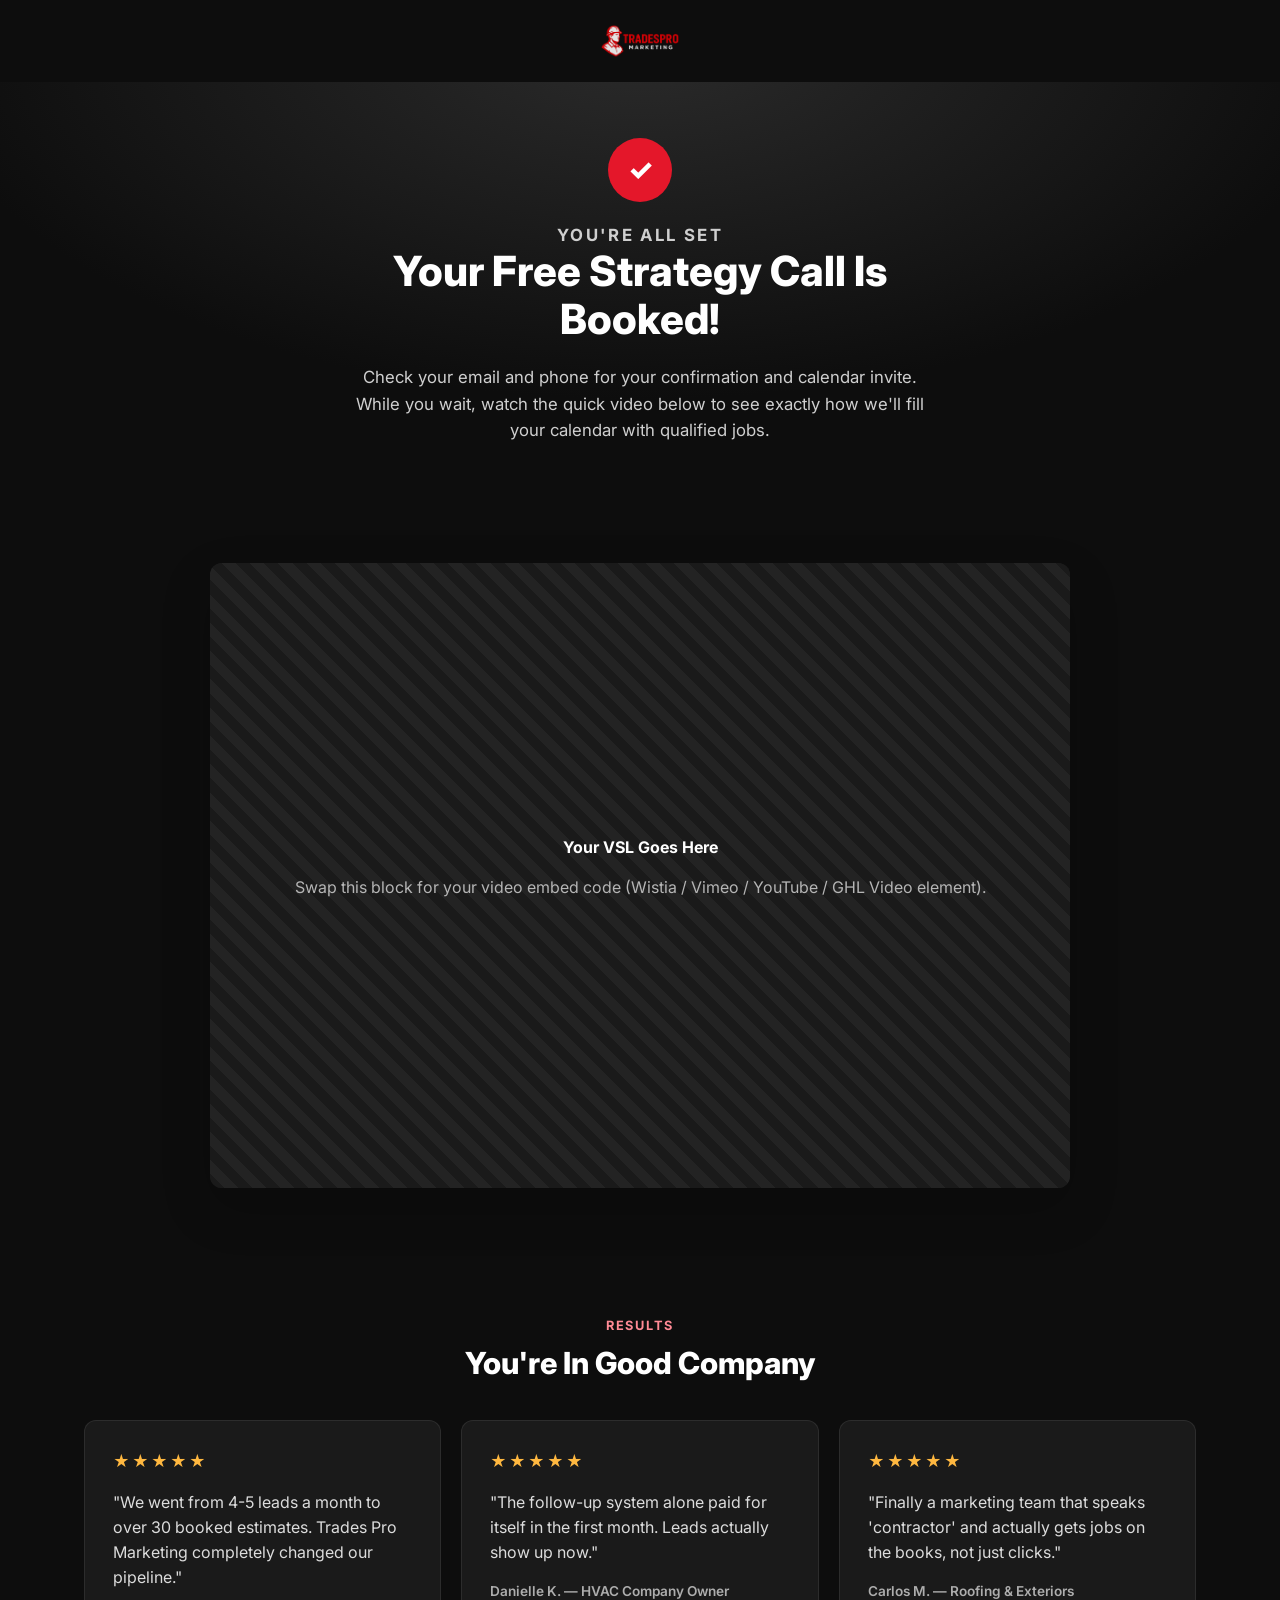
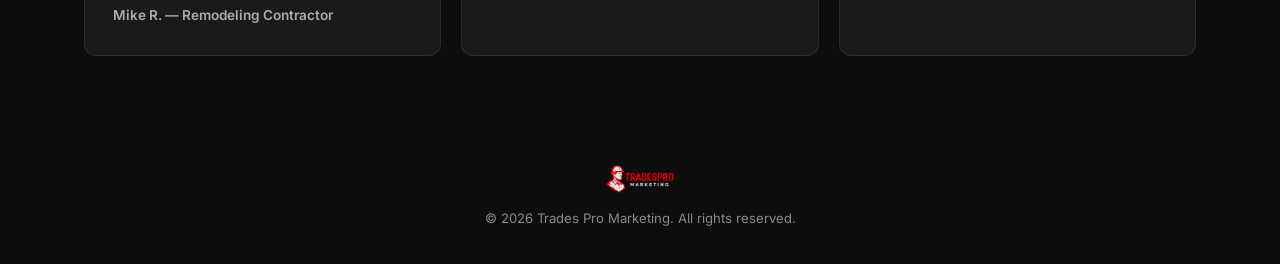
<file: thank-you.html>
<!doctype html>
<html lang="en">
<head>
<meta charset="UTF-8">
<meta name="viewport" content="width=device-width, initial-scale=1.0">
<title>You're Booked! | Trades Pro Marketing</title>
<meta name="robots" content="noindex">
<link rel="icon" href="assets/img/logo.png">
<link rel="preconnect" href="https://fonts.googleapis.com">
<link href="https://fonts.googleapis.com/css2?family=Inter:wght@400;500;600;700;800&display=swap" rel="stylesheet">
<link rel="stylesheet" href="css/styles.css">
</head>
<body>

<!-- ============ SIMPLE HEADER ============ -->
<header class="ty-header">
  <div class="container">
    <img src="assets/img/logo-white.png" alt="Trades Pro Marketing" class="brand-logo">
  </div>
</header>

<!-- ============ CONFIRMATION ============ -->
<section class="ty-hero">
  <div class="container ty-hero-inner">
    <div class="ty-check">✓</div>
    <p class="eyebrow center">YOU'RE ALL SET</p>
    <h1>Your Free Strategy Call Is Booked!</h1>
    <p>Check your email and phone for your confirmation and calendar invite. While you wait, watch the quick video below to see exactly how we'll fill your calendar with qualified jobs.</p>
  </div>
</section>

<!-- ============ VSL ============ -->
<section class="ty-video">
  <div class="container">
    <div class="video-embed" id="vslEmbed">
      <!--
        VSL EMBED
        Replace this placeholder with your video embed code
        (Wistia, Vimeo, YouTube, or a GHL Video element), e.g.:

        <iframe src="https://player.vimeo.com/video/YOUR_VIDEO_ID"
                allow="autoplay; fullscreen; picture-in-picture" allowfullscreen></iframe>
      -->
      <div class="embed-placeholder">
        <p><strong>Your VSL Goes Here</strong></p>
        <p>Swap this block for your video embed code (Wistia / Vimeo / YouTube / GHL Video element).</p>
      </div>
    </div>
  </div>
</section>

<!-- ============ TESTIMONIALS ============ -->
<section class="results">
  <div class="container">
    <p class="eyebrow center light">RESULTS</p>
    <h2 class="center light">You're In Good Company</h2>
    <div class="results-grid">
      <div class="testimonial-card">
        <p class="stars">★★★★★</p>
        <p class="testimonial-quote">"We went from 4-5 leads a month to over 30 booked estimates. Trades Pro Marketing completely changed our pipeline."</p>
        <p class="testimonial-name">Mike R. — Remodeling Contractor</p>
      </div>
      <div class="testimonial-card">
        <p class="stars">★★★★★</p>
        <p class="testimonial-quote">"The follow-up system alone paid for itself in the first month. Leads actually show up now."</p>
        <p class="testimonial-name">Danielle K. — HVAC Company Owner</p>
      </div>
      <div class="testimonial-card">
        <p class="stars">★★★★★</p>
        <p class="testimonial-quote">"Finally a marketing team that speaks 'contractor' and actually gets jobs on the books, not just clicks."</p>
        <p class="testimonial-name">Carlos M. — Roofing &amp; Exteriors</p>
      </div>
    </div>
  </div>
</section>

<!-- ============ SIMPLE FOOTER ============ -->
<footer class="site-footer ty-footer">
  <div class="container ty-footer-inner">
    <img src="assets/img/logo-white.png" alt="Trades Pro Marketing" class="brand-logo">
    <p>&copy; <span id="year"></span> Trades Pro Marketing. All rights reserved.</p>
  </div>
</footer>

<script src="js/main.js"></script>
</body>
</html>
</file>
<file: css/styles.css>
/* ===== Trades Pro Marketing — Landing Page Styles ===== */
:root{
  --navy-900:#0d0d0d;
  --navy-800:#1a1a1a;
  --navy-700:#2b2b2b;
  --orange:#e4172a;
  --orange-dark:#b8121f;
  --white:#ffffff;
  --radius:12px;
  --shadow:0 10px 30px rgba(0,0,0,.10);
  --shadow-lg:0 20px 50px rgba(0,0,0,.20);
  --max-w:1160px;
}

*,*::before,*::after{box-sizing:border-box;}
html{scroll-behavior:smooth;}
body{
  margin:0;
  font-family:'Inter',-apple-system,BlinkMacSystemFont,'Segoe UI',sans-serif;
  color:#cfcfcf;
  background:var(--navy-900);
  line-height:1.55;
}
img{max-width:100%;display:block;}
a{color:inherit;text-decoration:none;}
h1,h2,h3,h4{margin:0 0 .5em;font-weight:800;line-height:1.15;color:var(--white);}
p{margin:0 0 1em;}
ul{margin:0;padding:0;list-style:none;}
.container{max-width:var(--max-w);margin:0 auto;padding:0 24px;}

.eyebrow{
  color:var(--orange);
  font-weight:700;
  font-size:.8rem;
  letter-spacing:.14em;
  text-transform:uppercase;
  margin-bottom:.75em;
}
.eyebrow.light{color:#ff8a95;}
.center{text-align:center;}

/* Buttons */
.btn{
  display:inline-block;
  padding:14px 28px;
  border-radius:999px;
  font-weight:700;
  font-size:.95rem;
  transition:transform .15s ease, box-shadow .15s ease, background .15s ease;
  border:none;
  cursor:pointer;
}
.btn-primary{
  background:var(--orange);
  color:var(--white);
  box-shadow:0 8px 20px rgba(228,23,42,.35);
}
.btn-primary:hover{background:var(--orange-dark);transform:translateY(-2px);}
.btn-lg{padding:18px 36px;font-size:1.05rem;}

/* Header */
.site-header{
  position:sticky;top:0;z-index:50;
  background:rgba(13,13,13,.96);
  backdrop-filter:blur(6px);
}
.header-inner{
  display:flex;align-items:center;justify-content:space-between;
  height:76px;
}
.brand-logo{height:34px;width:auto;}

/* Hero */
.hero{
  background:radial-gradient(1200px 600px at 15% -10%, var(--navy-700), var(--navy-900) 60%);
  color:var(--white);
  padding:72px 0 56px;
  text-align:center;
}
.hero-inner{max-width:820px;margin:0 auto;}
.hero .eyebrow{justify-content:center;}
.hero h1{font-size:2.1rem;margin-bottom:.6em;}
.hero h1 .accent{color:var(--orange);}
.hero-sub{color:#cfcfcf;font-size:1.05rem;max-width:640px;margin:0 auto 1.2em;}
.urgency-flag{
  display:inline-block;
  background:rgba(228,23,42,.14);
  border:1px solid rgba(228,23,42,.4);
  color:#ff8a95;
  font-weight:700;
  font-size:.85rem;
  padding:10px 18px;
  border-radius:999px;
  margin-bottom:1.8em;
}
.hero-cta-row{display:flex;flex-direction:column;align-items:center;gap:14px;margin-bottom:2.5em;}
.hero-cta-note{display:flex;flex-direction:column;align-items:center;gap:2px;color:#cfcfcf;font-size:.85rem;}
.stars{color:#ffb840;letter-spacing:2px;}
.hero-trust{
  display:grid;grid-template-columns:repeat(3,1fr);gap:16px;
  border-top:1px solid rgba(255,255,255,.12);
  padding-top:28px;
}
.trust-stat{display:flex;flex-direction:column;gap:2px;}
.trust-stat strong{font-size:1.5rem;color:var(--white);}
.trust-stat span{color:#b5b5b5;font-size:.78rem;}

@media(min-width:700px){
  .hero{padding:100px 0 72px;}
  .hero h1{font-size:2.9rem;}
  .hero-cta-row{flex-direction:row;justify-content:center;}
}

/* Results */
.results{padding:72px 0;background:var(--navy-900);color:var(--white);}
.results h2{font-size:1.9rem;}
.results-grid{display:grid;gap:20px;grid-template-columns:1fr;margin-top:2.5em;}
.testimonial-card{
  background:var(--navy-800);
  border-radius:var(--radius);
  padding:28px;
  border:1px solid rgba(255,255,255,.08);
}
.testimonial-quote{color:#dcdcdc;font-size:1rem;}
.testimonial-name{color:#adadad;font-size:.85rem;font-weight:600;margin:0;}
@media(min-width:900px){.results-grid{grid-template-columns:repeat(3,1fr);}}

/* Video testimonials */
.video-testimonials{padding:72px 0;background:var(--navy-900);color:var(--white);}
.video-testimonials h2{font-size:1.9rem;}
.video-testimonials-grid{display:grid;gap:28px;grid-template-columns:1fr;margin-top:2.5em;}
.video-testimonial-card{display:flex;flex-direction:column;gap:14px;}
.video-testimonial-card .video-embed{max-width:none;margin:0;}
.video-testimonial-card .testimonial-name{text-align:center;}
@media(min-width:700px){.video-testimonials-grid{grid-template-columns:repeat(2,1fr);}}

/* Booking */
.booking{padding:80px 0;background:var(--navy-800);}
.booking-inner{display:grid;gap:40px;grid-template-columns:1fr;align-items:start;}
.booking-copy h2{font-size:1.9rem;}
.booking-list{display:flex;flex-direction:column;gap:10px;margin-top:1.2em;}
.booking-list li{
  padding-left:28px;position:relative;color:#b5b5b5;font-weight:600;
}
.booking-list li::before{
  content:"✓";position:absolute;left:0;color:var(--orange);font-weight:800;
}
.booking-widget{
  background:var(--white);
  border-radius:var(--radius);
  box-shadow:var(--shadow-lg);
  min-height:700px;
  overflow:hidden;
}
.booking-widget iframe{display:block;}
@media(min-width:900px){.booking-inner{grid-template-columns:1fr 1.1fr;}}

/* Footer */
.site-footer{background:var(--navy-900);color:#adadad;padding:48px 0;}

/* ===== Thank You page ===== */
.ty-header{background:var(--navy-900);padding:24px 0;text-align:center;}
.ty-header .brand-logo{height:34px;width:auto;margin:0 auto;}

.ty-hero{
  background:radial-gradient(1200px 600px at 50% -10%, var(--navy-700), var(--navy-900) 60%);
  color:var(--white);
  padding:56px 0 64px;
  text-align:center;
}
.ty-hero-inner{max-width:640px;margin:0 auto;}
.ty-check{
  width:64px;height:64px;border-radius:50%;
  background:var(--orange);color:var(--white);
  display:flex;align-items:center;justify-content:center;
  font-size:1.8rem;font-weight:800;margin:0 auto 20px;
}
.ty-hero .eyebrow{justify-content:center;}
.ty-hero h1{font-size:2.1rem;margin-bottom:.5em;}
.ty-hero p{color:#cfcfcf;font-size:1.05rem;margin:0;}
@media(min-width:700px){.ty-hero h1{font-size:2.6rem;}}

.ty-video{padding:56px 0;background:var(--navy-900);}
.video-embed{
  max-width:860px;margin:0 auto;
  position:relative;
  padding-top:56.25%;
  border-radius:var(--radius);
  overflow:hidden;
  box-shadow:var(--shadow-lg);
  background:var(--navy-800);
}
.video-embed iframe,
.video-embed video{
  position:absolute;inset:0;
  width:100%;height:100%;border:0;
}
.embed-placeholder{
  position:absolute;inset:0;
  display:flex;flex-direction:column;align-items:center;justify-content:center;
  text-align:center;padding:40px;color:#b5b5b5;
  background:repeating-linear-gradient(45deg, var(--navy-800), var(--navy-800) 10px, #232323 10px, #232323 20px);
}
.embed-placeholder strong{color:var(--white);}

.survey-section{padding:56px 0 80px;background:var(--navy-900);}
.survey-widget{
  max-width:640px;margin:0 auto;
  background:var(--white);
  border-radius:var(--radius);
  box-shadow:var(--shadow-lg);
  min-height:600px;
  overflow:hidden;
}
.survey-widget iframe{display:block;width:100%;height:100%;min-height:600px;border:0;}

.ty-footer{padding:36px 0;}
.ty-footer-inner{display:flex;flex-direction:column;align-items:center;gap:14px;text-align:center;}
.ty-footer .brand-logo{height:30px;width:auto;}
.ty-footer-inner p{margin:0;color:#8a8a8a;font-size:.82rem;}

/* ===== EOD Report page ===== */
.eod-section{padding:48px 0 80px;background:var(--navy-900);}
.eod-inner{max-width:720px;margin:0 auto;}
.eod-inner h1{font-size:1.9rem;}
.eod-intro{color:#b5b5b5;margin-bottom:2.2em;}
.eod-intro strong{color:var(--white);}

.eod-form{display:flex;flex-direction:column;gap:20px;}
.eod-subhead{color:var(--white);font-size:1rem;font-weight:700;margin:8px 0 -6px;}

.eod-grid{display:grid;grid-template-columns:1fr;gap:16px;}
.eod-grid-4{grid-template-columns:1fr 1fr;}
@media(min-width:600px){
  .eod-grid{grid-template-columns:1fr 1fr;}
  .eod-grid-4{grid-template-columns:repeat(4,1fr);}
}

.eod-field{display:flex;flex-direction:column;gap:6px;}
.eod-field label{color:#cfcfcf;font-size:.85rem;font-weight:600;}
.eod-field input,
.eod-field select,
.eod-field textarea{
  background:var(--navy-800);
  border:1px solid rgba(255,255,255,.14);
  border-radius:8px;
  padding:12px 14px;
  color:var(--white);
  font-family:inherit;
  font-size:.95rem;
  resize:vertical;
}
.eod-field input:focus,
.eod-field select:focus,
.eod-field textarea:focus{
  outline:none;
  border-color:var(--orange);
}
.eod-field input::placeholder,
.eod-field textarea::placeholder{color:#7a7a7a;}

.eod-actions{display:flex;flex-wrap:wrap;gap:14px;align-items:center;margin-top:8px;}
.btn-ghost{
  background:transparent;
  color:#cfcfcf;
  border:1px solid rgba(255,255,255,.2);
}
.btn-ghost:hover{border-color:var(--orange);color:var(--white);}

.eod-output{
  margin-top:44px;
  background:var(--navy-800);
  border:1px solid rgba(255,255,255,.1);
  border-radius:var(--radius);
  padding:24px;
  box-shadow:var(--shadow-lg);
}
.eod-output-head{
  display:flex;flex-wrap:wrap;align-items:center;justify-content:space-between;
  gap:12px;margin-bottom:14px;
}
.eod-output-head h3{margin:0;font-size:1.1rem;}
.eod-textarea{
  width:100%;min-height:280px;
  background:var(--navy-900);
  border:1px solid rgba(255,255,255,.14);
  border-radius:8px;
  padding:16px;
  color:#e6e6e6;
  font-family:'Courier New',Courier,monospace;
  font-size:.9rem;
  line-height:1.5;
  white-space:pre-wrap;
  resize:vertical;
}
.eod-copy-confirm{
  margin:12px 0 0;
  color:#5fd487;
  font-weight:700;
  font-size:.9rem;
}

/* Sticky mobile CTA */
.sticky-cta{
  position:fixed;left:16px;right:16px;bottom:16px;z-index:60;
  background:var(--orange);color:var(--white);
  text-align:center;padding:15px;border-radius:999px;
  font-weight:700;box-shadow:0 10px 25px rgba(0,0,0,.25);
}
@media(min-width:900px){.sticky-cta{display:none;}}
</file>
<file: css/metal-buildings.css>
/* ===== Metal Building Contractor Sales Page — extends styles.css ===== */

:root{
  --steel-800:#171a1c;
  --steel-700:#22262a;
  --steel-600:#343a3f;
  --line:rgba(255,255,255,.10);
}

.section-head{max-width:700px;margin:0 auto 3em;text-align:center;}
.section-head p:last-child{margin:0;color:#b5b5b5;}

/* ============ PROBLEM ============ */
.problem{padding:72px 0;background:var(--navy-900);color:var(--white);}
.problem-grid{display:grid;gap:20px;grid-template-columns:1fr;margin-top:1em;}
.problem-card{
  background:var(--navy-800);border:1px solid var(--line);border-radius:var(--radius);
  padding:26px;
}
.problem-card .mark{color:var(--orange);font-size:1.6rem;font-weight:800;display:block;margin-bottom:.4em;}
.problem-card h3{font-size:1.05rem;margin-bottom:.35em;}
.problem-card p{color:#b5b5b5;font-size:.92rem;margin:0;}
@media(min-width:800px){.problem-grid{grid-template-columns:repeat(3,1fr);}}

/* ============ CONFIGURATOR ============ */
.configurator{padding:76px 0;background:var(--steel-800);color:var(--white);}
.configurator-shell{
  display:grid;gap:28px;grid-template-columns:1fr;
  background:var(--steel-700);border:1px solid var(--line);
  border-radius:20px;padding:20px;
}
@media(min-width:960px){.configurator-shell{grid-template-columns:1.15fr 1fr;padding:28px;}}

.configurator-preview{
  background:linear-gradient(180deg,#3a4a5c 0%, #29343d 55%, #1c2328 100%);
  border-radius:16px;
  padding:20px 16px 16px;
  position:relative;
  display:flex;flex-direction:column;align-items:center;
  min-height:360px;
}
.configurator-badge{
  position:absolute;top:16px;left:16px;
  background:rgba(228,23,42,.9);color:var(--white);
  font-size:.72rem;font-weight:800;letter-spacing:.08em;text-transform:uppercase;
  padding:6px 12px;border-radius:999px;
}
#buildingSvg{width:100%;max-width:440px;height:auto;}
.dims-readout{color:#dfe6ea;font-size:.85rem;font-weight:600;margin-top:6px;}

.price-display{
  width:100%;margin-top:16px;background:rgba(0,0,0,.28);
  border:1px solid rgba(255,255,255,.12);border-radius:12px;
  padding:16px 18px;text-align:center;
}
.price-label{display:block;color:#b9c2c8;font-size:.72rem;font-weight:700;letter-spacing:.1em;text-transform:uppercase;margin-bottom:4px;}
.price-value{display:block;color:var(--white);font-size:1.9rem;font-weight:800;}
.price-note{display:block;color:#8fa0a8;font-size:.75rem;margin-top:6px;}

.configurator-controls{display:flex;flex-direction:column;gap:20px;}
.control-group label.group-label{
  display:block;color:#dcdcdc;font-weight:700;font-size:.85rem;margin-bottom:8px;
}
.control-group .readout{color:var(--orange);font-weight:800;}

.pill-group{display:flex;flex-wrap:wrap;gap:8px;}
.pill{
  background:var(--navy-800);color:#cfcfcf;border:1px solid var(--line);
  border-radius:999px;padding:8px 16px;font-size:.85rem;font-weight:700;cursor:pointer;
}
.pill[aria-pressed="true"]{background:var(--orange);border-color:var(--orange);color:var(--white);}

input[type="range"]{
  width:100%;accent-color:var(--orange);height:4px;background:transparent;
}

.swatch-group{display:flex;flex-wrap:wrap;gap:10px;}
.swatch{
  width:30px;height:30px;border-radius:50%;
  border:2px solid rgba(255,255,255,.25);cursor:pointer;padding:0;
}
.swatch[aria-pressed="true"]{border-color:var(--white);box-shadow:0 0 0 2px var(--orange);}

.configurator-controls .btn{width:100%;text-align:center;margin-top:4px;}

/* ============ HOW IT WORKS ============ */
.how{padding:76px 0;background:var(--navy-900);color:var(--white);}
.steps-grid{display:grid;gap:22px;grid-template-columns:1fr;margin-top:1em;}
.step-card{position:relative;padding-left:52px;}
.step-number{
  position:absolute;left:0;top:0;
  width:38px;height:38px;border-radius:50%;
  background:var(--orange);color:var(--white);font-weight:800;
  display:flex;align-items:center;justify-content:center;
}
.step-card h3{font-size:1.05rem;}
.step-card p{color:#b5b5b5;font-size:.92rem;margin:0;}
@media(min-width:800px){.steps-grid{grid-template-columns:repeat(3,1fr);}}

/* ============ PACKAGES ============ */
.packages{padding:76px 0;background:var(--steel-800);color:var(--white);}
.packages-grid{display:grid;gap:20px;grid-template-columns:1fr;margin-top:1em;align-items:stretch;}
.package-card{
  background:var(--steel-700);border:1px solid var(--line);border-radius:var(--radius);
  padding:30px 26px;display:flex;flex-direction:column;
}
.package-card.featured{
  border-color:var(--orange);
  box-shadow:0 0 0 1px var(--orange), var(--shadow-lg);
  position:relative;
}
.package-flag{
  position:absolute;top:-13px;left:50%;transform:translateX(-50%);
  background:var(--orange);color:var(--white);font-size:.7rem;font-weight:800;
  letter-spacing:.08em;text-transform:uppercase;padding:5px 14px;border-radius:999px;white-space:nowrap;
}
.package-name{font-size:1.15rem;color:var(--white);font-weight:800;margin-bottom:.2em;}
.package-tagline{color:#9fb0b8;font-size:.85rem;margin-bottom:1em;}
.package-price{font-size:2rem;font-weight:800;color:var(--white);margin-bottom:.1em;}
.package-price span{font-size:.85rem;color:#9fb0b8;font-weight:600;}
.package-list{display:flex;flex-direction:column;gap:9px;margin:1.2em 0 1.6em;flex:1;}
.package-list li{padding-left:26px;position:relative;color:#cfd8dc;font-size:.9rem;}
.package-list li::before{content:"✓";position:absolute;left:0;color:var(--orange);font-weight:800;}
.package-card .btn{text-align:center;}

.addons{
  margin-top:44px;background:var(--steel-700);border:1px solid var(--line);
  border-radius:var(--radius);padding:26px 28px;
}
.addons h3{font-size:1.05rem;margin-bottom:.8em;}
.addons-grid{display:grid;gap:10px;grid-template-columns:1fr;}
.addons-grid li{padding-left:24px;position:relative;color:#b5b5b5;font-size:.88rem;}
.addons-grid li::before{content:"+";position:absolute;left:0;color:var(--orange);font-weight:800;}
@media(min-width:700px){.packages-grid{grid-template-columns:repeat(3,1fr);}.addons-grid{grid-template-columns:repeat(2,1fr);}}

/* ============ FAQ ============ */
.faq{padding:76px 0;background:var(--navy-900);color:var(--white);}
.faq-list{max-width:760px;margin:1em auto 0;display:flex;flex-direction:column;gap:12px;}
.faq-list details{
  background:var(--navy-800);border:1px solid var(--line);border-radius:var(--radius);
  padding:18px 22px;
}
.faq-list summary{
  cursor:pointer;font-weight:700;color:var(--white);list-style:none;
  display:flex;justify-content:space-between;align-items:center;gap:12px;
}
.faq-list summary::-webkit-details-marker{display:none;}
.faq-list summary::after{content:"+";color:var(--orange);font-size:1.3rem;font-weight:800;flex-shrink:0;}
.faq-list details[open] summary::after{content:"–";}
.faq-list p{color:#b5b5b5;font-size:.92rem;margin:.8em 0 0;}

/* ============ FINAL CTA / LEAD FORM ============ */
.final-cta{padding:80px 0;background:var(--steel-800);}
.final-cta-inner{display:grid;gap:40px;grid-template-columns:1fr;align-items:start;}
.final-cta-copy h2{font-size:1.9rem;}
.final-cta-list{display:flex;flex-direction:column;gap:10px;margin-top:1.2em;}
.final-cta-list li{padding-left:28px;position:relative;color:#cfd8dc;font-weight:600;}
.final-cta-list li::before{content:"✓";position:absolute;left:0;color:var(--orange);font-weight:800;}

.lead-form{
  background:var(--white);border-radius:var(--radius);box-shadow:var(--shadow-lg);
  padding:28px;
}
.lead-form h3{color:var(--navy-900);font-size:1.15rem;}
.form-row{margin-bottom:14px;}
.form-row label{display:block;color:var(--navy-900);font-weight:700;font-size:.82rem;margin-bottom:5px;}
.form-row input,.form-row select,.form-row textarea{
  width:100%;padding:12px 14px;border-radius:8px;border:1px solid #d8d8d8;
  font-family:inherit;font-size:.95rem;color:var(--navy-900);background:#fafafa;
}
.form-row textarea{resize:vertical;min-height:70px;}
.lead-form .btn{width:100%;text-align:center;margin-top:6px;}
.form-note{color:#7a7a7a;font-size:.75rem;margin-top:10px;text-align:center;}

.form-success{display:none;text-align:center;padding:20px 4px;}
.form-success .ty-check{width:56px;height:56px;font-size:1.5rem;}
.form-success h3{color:var(--navy-900);margin-bottom:.3em;}
.form-success p{color:#555;font-size:.9rem;}

@media(min-width:900px){.final-cta-inner{grid-template-columns:1fr 1fr;}}
</file>
